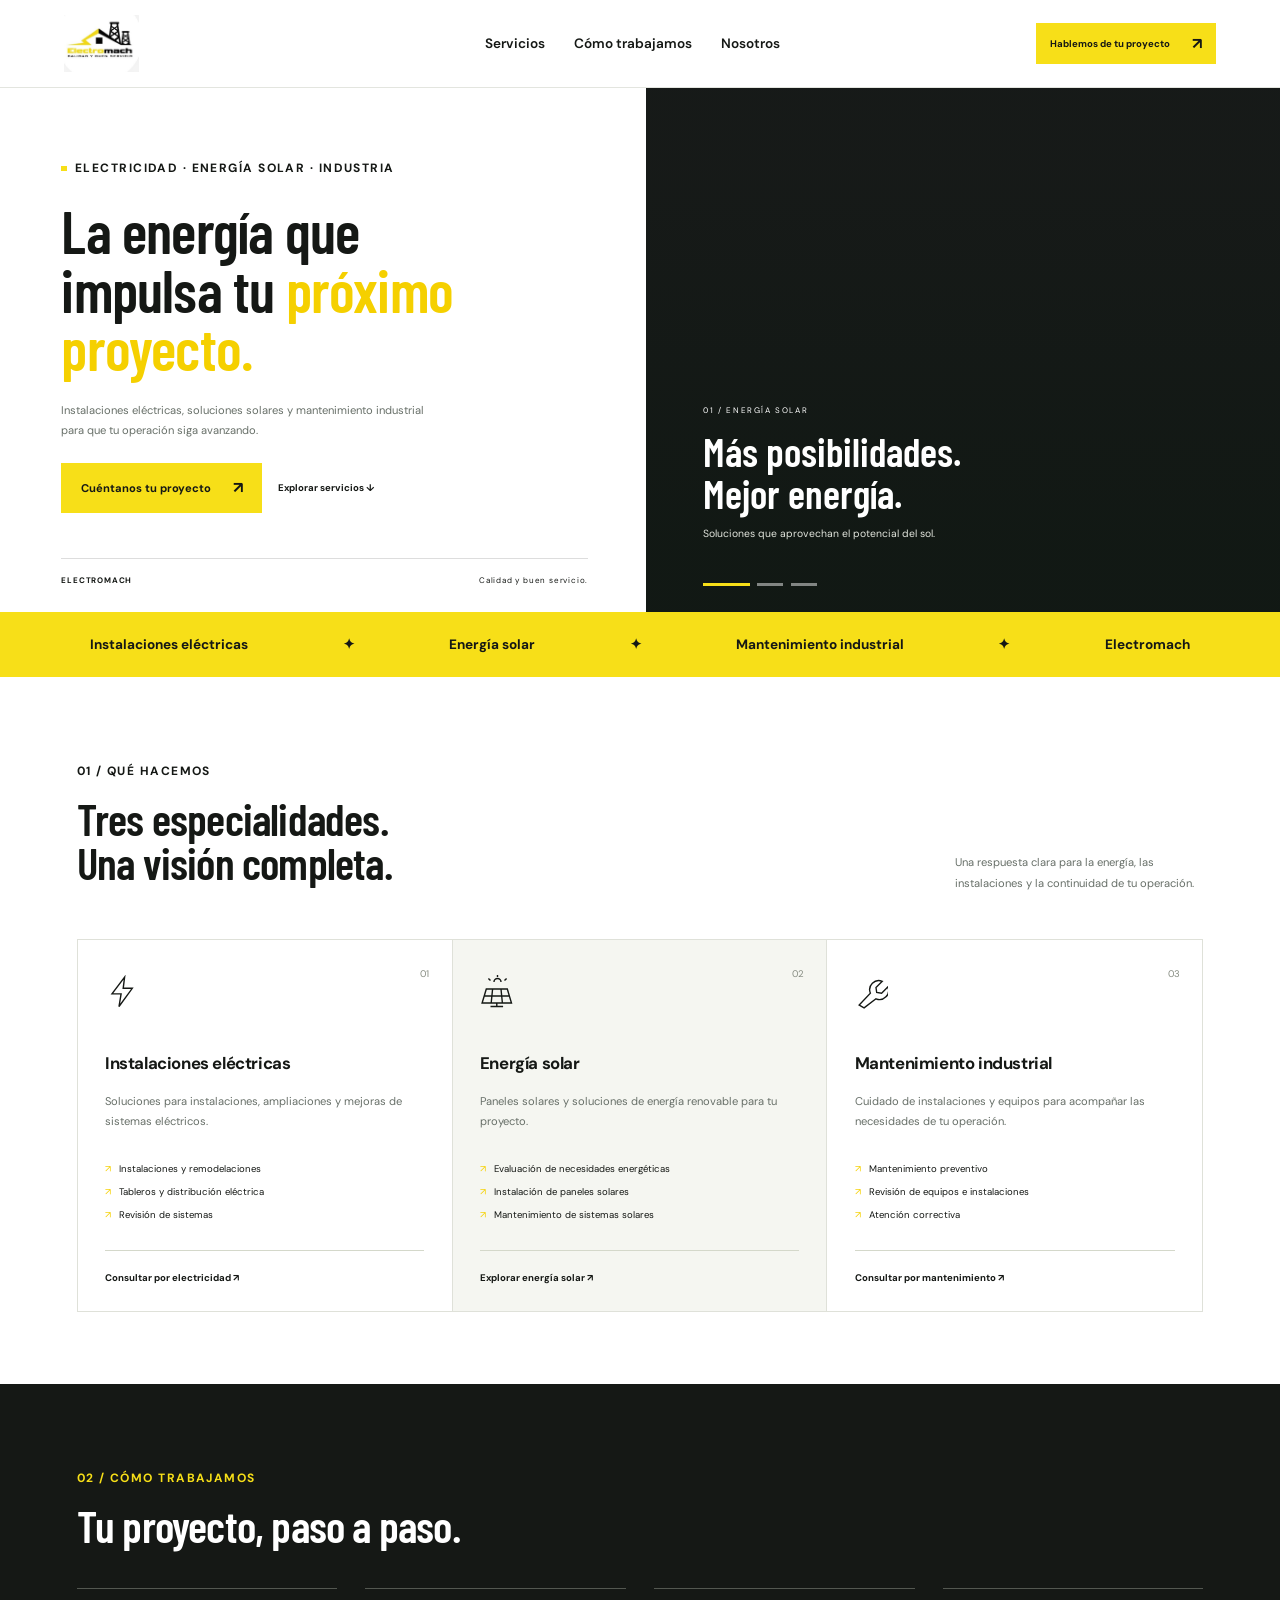
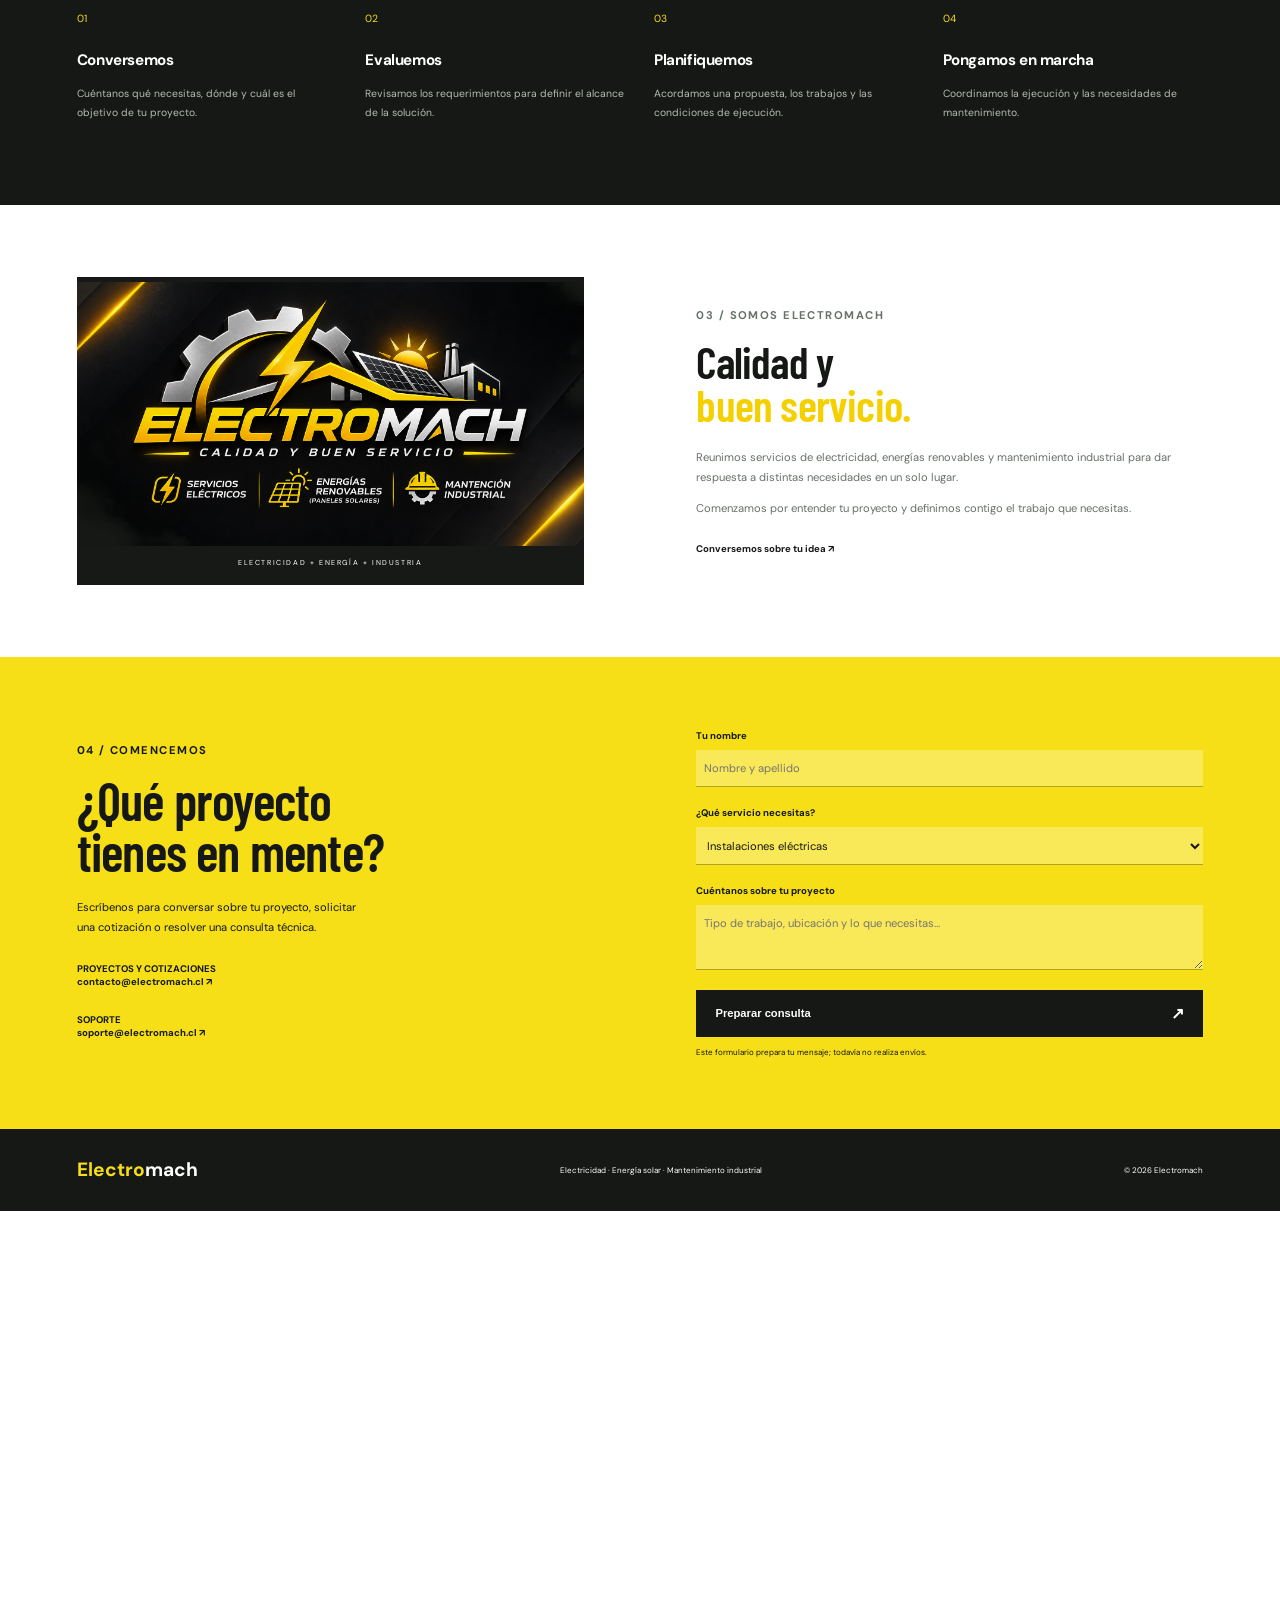
<file: index.html>
<!doctype html>
<html lang="es">
<head>
  <meta charset="utf-8">
  <meta name="viewport" content="width=device-width, initial-scale=1">
  <title>Electromach · Energía e industria</title>
  <meta name="description" content="Instalaciones eléctricas, energía solar y mantenimiento industrial para proyectos que necesitan avanzar.">
  <link rel="stylesheet" href="style.css">
  <style>body{zoom:0.8}</style>
</head>
<body>
  <header>
    <a class="brand" href="#inicio" aria-label="Electromach, inicio"><img src="logo.jpg" alt="Electromach — Calidad y buen servicio"></a>
    <nav aria-label="Principal"><a href="#servicios">Servicios</a><a href="#proceso">Cómo trabajamos</a><a href="#nosotros">Nosotros</a></nav>
    <a class="button small" href="#contacto">Hablemos de tu proyecto <span>↗</span></a>
  </header>
  <main>
    <section id="inicio" class="hero">
      <div class="hero-text">
        <p class="eyebrow"><i></i> ELECTRICIDAD · ENERGÍA SOLAR · INDUSTRIA</p>
        <h1>La energía que<br>impulsa tu <em>próximo<br>proyecto.</em></h1>
        <p class="intro">Instalaciones eléctricas, soluciones solares y mantenimiento industrial para que tu operación siga avanzando.</p>
        <div class="hero-actions"><a class="button" href="#contacto">Cuéntanos tu proyecto <span>↗</span></a><a class="text-link" href="#servicios">Explorar servicios ↓</a></div>
        <div class="hero-bottom"><span>ELECTROMACH</span><span>Calidad y buen servicio.</span></div>
      </div>
      <div class="hero-gallery" aria-label="Servicios de Electromach">
        <article class="hero-slide solar is-active" aria-hidden="false"><div class="slide-copy"><span>01 / ENERGÍA SOLAR</span><strong>Más posibilidades.<br>Mejor energía.</strong><p>Soluciones que aprovechan el potencial del sol.</p></div></article>
        <article class="hero-slide electrical" aria-hidden="true"><div class="slide-copy"><span>02 / INSTALACIONES ELÉCTRICAS</span><strong>Energía segura<br>para avanzar.</strong><p>Diseño, instalación y mejoras eléctricas.</p></div></article>
        <article class="hero-slide industrial" aria-hidden="true"><div class="slide-copy"><span>03 / MANTENIMIENTO INDUSTRIAL</span><strong>Tu operación,<br>siempre en marcha.</strong><p>Revisión, prevención y soporte para tus equipos.</p></div></article>
        <div class="gallery-controls" aria-label="Cambiar imagen destacada"><button class="is-active" type="button" aria-label="Ver energía solar" data-slide="0"></button><button type="button" aria-label="Ver instalaciones eléctricas" data-slide="1"></button><button type="button" aria-label="Ver mantenimiento industrial" data-slide="2"></button></div>
      </div>
    </section>
    <div class="service-band"><span>Instalaciones eléctricas</span><b>✦</b><span>Energía solar</span><b>✦</b><span>Mantenimiento industrial</span><b>✦</b><span>Electromach</span></div>
    <section id="servicios" class="section">
      <div class="section-head"><div><p class="eyebrow">01 / QUÉ HACEMOS</p><h2>Tres especialidades.<br>Una visión completa.</h2></div><p>Una respuesta clara para la energía, las instalaciones y la continuidad de tu operación.</p></div>
      <div class="services">
        <article><span class="number">01</span><svg viewBox="0 0 48 48" aria-hidden="true"><path d="M28 3 10 27h13l-3 18 19-26H26z"/></svg><h3>Instalaciones eléctricas</h3><p>Soluciones para instalaciones, ampliaciones y mejoras de sistemas eléctricos.</p><ul><li>Instalaciones y remodelaciones</li><li>Tableros y distribución eléctrica</li><li>Revisión de sistemas</li></ul><a href="#contacto" data-service="Instalaciones eléctricas">Consultar por electricidad ↗</a></article>
        <article class="featured"><span class="number">02</span><svg viewBox="0 0 48 48" aria-hidden="true"><path d="M9 20h30l6 20H3zM18 20l-2 20m14-20 2 20M6 30h36M24 40v5m-9 0h18M20 10a5 5 0 0 1 10 0M25 0v3m-13 2 3 3m23-3-3 3"/></svg><h3>Energía solar</h3><p>Paneles solares y soluciones de energía renovable para tu proyecto.</p><ul><li>Evaluación de necesidades energéticas</li><li>Instalación de paneles solares</li><li>Mantenimiento de sistemas solares</li></ul><a href="#contacto" data-service="Energía solar">Explorar energía solar ↗</a></article>
        <article><span class="number">03</span><svg viewBox="0 0 48 48" aria-hidden="true"><path d="m6 43 16-17a13 13 0 0 1 17-17l-9 9 1 7 7 1 9-9a13 13 0 0 1-17 17L13 47z"/></svg><h3>Mantenimiento industrial</h3><p>Cuidado de instalaciones y equipos para acompañar las necesidades de tu operación.</p><ul><li>Mantenimiento preventivo</li><li>Revisión de equipos e instalaciones</li><li>Atención correctiva</li></ul><a href="#contacto" data-service="Mantenimiento industrial">Consultar por mantenimiento ↗</a></article>
      </div>
    </section>
    <section id="proceso" class="process section"><p class="eyebrow">02 / CÓMO TRABAJAMOS</p><h2>Tu proyecto, paso a paso.</h2><div class="steps"><article><span>01</span><h3>Conversemos</h3><p>Cuéntanos qué necesitas, dónde y cuál es el objetivo de tu proyecto.</p></article><article><span>02</span><h3>Evaluemos</h3><p>Revisamos los requerimientos para definir el alcance de la solución.</p></article><article><span>03</span><h3>Planifiquemos</h3><p>Acordamos una propuesta, los trabajos y las condiciones de ejecución.</p></article><article><span>04</span><h3>Pongamos en marcha</h3><p>Coordinamos la ejecución y las necesidades de mantenimiento.</p></article></div></section>
    <section id="nosotros" class="about section"><div class="about-mark"><img src="brand-banner.png" alt="Electromach: servicios eléctricos, energías renovables y mantención industrial"><span>ELECTRICIDAD + ENERGÍA + INDUSTRIA</span></div><div><p class="eyebrow">03 / SOMOS ELECTROMACH</p><h2>Calidad y<br><em>buen servicio.</em></h2><p>Reunimos servicios de electricidad, energías renovables y mantenimiento industrial para dar respuesta a distintas necesidades en un solo lugar.</p><p>Comenzamos por entender tu proyecto y definimos contigo el trabajo que necesitas.</p><a class="text-link" href="#contacto">Conversemos sobre tu idea ↗</a></div></section>
    <section id="contacto" class="contact section"><div><p class="eyebrow">04 / COMENCEMOS</p><h2>¿Qué proyecto<br>tienes en mente?</h2><p>Escríbenos para conversar sobre tu proyecto, solicitar una cotización o resolver una consulta técnica.</p><a class="text-link" href="mailto:contacto@electromach.cl">PROYECTOS Y COTIZACIONES<br>contacto@electromach.cl ↗</a><br><a class="text-link" href="mailto:soporte@electromach.cl">SOPORTE<br>soporte@electromach.cl ↗</a></div><form id="brief"><label for="name">Tu nombre</label><input id="name" name="name" autocomplete="name" placeholder="Nombre y apellido" required><label for="service">¿Qué servicio necesitas?</label><select id="service" name="service"><option>Instalaciones eléctricas</option><option>Energía solar</option><option>Mantenimiento industrial</option><option>Varios servicios</option></select><label for="message">Cuéntanos sobre tu proyecto</label><textarea id="message" name="message" rows="3" placeholder="Tipo de trabajo, ubicación y lo que necesitas…" required></textarea><button class="button" type="submit">Preparar consulta <span>↗</span></button><small>Este formulario prepara tu mensaje; todavía no realiza envíos.</small><div id="result" hidden aria-live="polite"><strong>Tu consulta está lista</strong><p id="summary"></p><button type="button" id="download">Descargar consulta ↓</button></div></form></section>
  </main>
  <footer><a href="#inicio">Electro<span>mach</span></a><p>Electricidad · Energía solar · Mantenimiento industrial</p><span>© <span id="year"></span> Electromach</span></footer>
  <script src="script.js"></script>
</body>
</html>
</file>
<file: style.css>
@import url('https://fonts.googleapis.com/css2?family=Barlow+Condensed:wght@500;600;700&family=DM+Sans:wght@400;500;600;700&display=swap');
:root{--yellow:#f7df18;--ink:#151815;--muted:#687069;--paper:#f5f6f1}*{box-sizing:border-box}html{scroll-behavior:smooth;scroll-padding-top:90px}body{margin:0;color:var(--ink);background:#fff;font-family:'DM Sans',Arial,sans-serif}a{color:inherit;text-decoration:none}header{height:92px;display:flex;align-items:center;justify-content:space-between;padding:0 5%;border-bottom:1px solid #e3e5df;background:#fff;gap:24px;position:sticky;top:0;z-index:20}.brand{height:82px;width:205px;display:flex;align-items:center}.brand img{width:182px;max-height:75px;object-fit:contain}nav{display:flex;gap:30px;font-size:13px;font-weight:600}.button{display:inline-flex;align-items:center;justify-content:space-between;gap:28px;background:var(--yellow);color:var(--ink);padding:18px 24px;font-size:14px;font-weight:700;border:0;cursor:pointer;transition:transform .2s,background .2s}.button:hover{background:#e8cf08;transform:translateY(-2px)}.button span{font-size:20px}.small{padding:12px 17px;font-size:12px}.hero{display:grid;grid-template-columns:1.02fr 1fr;min-height:655px}.hero-text{padding:72px 9% 25px 9.5%;position:relative;z-index:1}.eyebrow{font-size:10px;font-weight:700;letter-spacing:1.8px;line-height:1.8;display:flex;align-items:center;gap:10px}.eyebrow i{width:7px;height:7px;background:var(--yellow);display:inline-block}h1,h2{font-family:'Barlow Condensed','Arial Narrow',sans-serif;letter-spacing:-1px;font-weight:600;line-height:.98}h1{font-size:clamp(56px,5.8vw,88px);margin:29px 0}em{font-style:normal;color:#f5d000}.intro{max-width:455px;color:var(--muted);line-height:1.8;font-size:14px;margin:0 0 28px}.hero-actions{display:flex;align-items:center;gap:20px}.text-link{font-size:12px;font-weight:700;display:inline-block;padding:16px 0}.hero-bottom{display:flex;justify-content:space-between;margin-top:57px;padding-top:20px;border-top:1px solid #ddd;font-size:10px;letter-spacing:1px}.hero-bottom span:first-child{font-weight:700}.hero-gallery{min-height:600px;position:relative;overflow:hidden;background:#171a18}.hero-slide{position:absolute;inset:0;background-position:center;background-size:cover;opacity:0;transform:scale(1.04);transition:opacity .8s ease,transform 5.5s ease;pointer-events:none}.hero-slide.is-active{opacity:1;transform:scale(1);pointer-events:auto}.hero-slide:after{content:"";position:absolute;inset:0;background:linear-gradient(180deg,#07141f09 15%,#101813c9 88%)}.solar{background-image:url('https://images.unsplash.com/photo-1509391366360-2e959784a276?auto=format&fit=crop&w=1600&q=85')}.electrical{background-image:linear-gradient(120deg,#111b1bdd,#111b1b55),url('https://images.unsplash.com/photo-1621905251189-08b45d6a269e?auto=format&fit=crop&w=1600&q=85')}.industrial{background-image:linear-gradient(120deg,#101412a0,#10141235),url('brand-banner.png');background-size:cover;background-position:center}.slide-copy{position:absolute;z-index:1;left:9%;bottom:87px;color:#fff;max-width:440px}.slide-copy span{font-size:10px;letter-spacing:2px}.slide-copy strong{display:block;font-family:'Barlow Condensed',sans-serif;font-weight:600;font-size:50px;line-height:1.03;margin-top:18px}.slide-copy p{font-size:13px;line-height:1.6;margin:15px 0 0;color:#e1e4dc}.gallery-controls{position:absolute;z-index:2;left:9%;bottom:32px;display:flex;gap:9px}.gallery-controls button{height:4px;width:33px;border:0;background:#ffffff78;padding:0;cursor:pointer;transition:width .25s,background .25s}.gallery-controls button.is-active{background:var(--yellow);width:58px}.service-band{background:var(--yellow);display:flex;justify-content:space-around;align-items:center;padding:23px 4%;gap:20px;font-size:12px;font-weight:700}.service-band b{font-size:18px}.section{padding:90px 6%}.section-head{display:flex;justify-content:space-between;gap:40px;align-items:end;margin-bottom:44px}h2{font-size:56px;margin:18px 0 24px}.section-head>p{max-width:310px;font-size:14px;line-height:1.8;color:var(--muted)}.services{display:grid;grid-template-columns:repeat(3,1fr);border:1px solid #dfe1d9}.services article{position:relative;padding:34px;border-right:1px solid #dfe1d9;transition:background .25s}.services article:hover{background:#f4f5ef}.services article:last-child{border:0}.number{position:absolute;right:28px;color:#858b80;font-size:12px}.services svg{width:42px;height:42px;fill:none;stroke:currentColor;stroke-width:2;margin:10px 0 28px}h3{font-size:21px;letter-spacing:-.5px}.services p,.steps p,.about p{font-size:14px;line-height:1.8;color:var(--muted)}.services ul{list-style:none;padding:18px 0;font-size:12px;line-height:2.4}.services li:before{content:'↗';margin-right:10px;color:#f5d000}.services a{display:block;border-top:1px solid #d4d8ca;padding-top:25px;font-size:12px;font-weight:700}.featured{background:var(--paper)}.process{background:var(--ink);color:#fff}.process .eyebrow{color:var(--yellow)}.steps{display:grid;grid-template-columns:repeat(4,1fr);gap:35px;margin-top:50px}.steps article{border-top:1px solid #535750;padding-top:25px}.steps span{color:var(--yellow);font-size:13px}.steps h3{font-size:19px;margin-top:30px}.steps p{color:#b4bbb1;font-size:13px}.about{display:grid;grid-template-columns:1fr 1fr;gap:10%;align-items:center}.about-mark{background:#161916;min-height:385px;display:flex;align-items:center;justify-content:center;flex-direction:column;overflow:hidden}.about-mark img{width:100%;height:330px;object-fit:cover}.about-mark span{color:#fff;font-size:9px;letter-spacing:2px;margin:15px}.about .text-link{margin-left:0}.contact{background:var(--yellow);display:grid;grid-template-columns:1fr 1fr;gap:10%}.contact h2{font-size:66px}.contact p{font-size:14px;line-height:1.8;max-width:360px}.contact-note{font-size:11px!important;opacity:.65;margin-top:35px}form{display:flex;flex-direction:column}label{font-size:12px;font-weight:700;margin:0 0 10px}input,textarea,select{font:inherit;font-size:14px;border:0;border-bottom:1px solid #afa61e;border-radius:0;padding:14px 10px;background:#ffffff45;margin-bottom:24px;width:100%;color:var(--ink)}textarea{resize:vertical}form .button{background:var(--ink);color:#fff}small{font-size:10px;margin-top:12px}#result{padding:22px;margin-top:20px;background:#ffffff9c}#summary{white-space:pre-wrap}#download{padding:10px;border:1px solid var(--ink);background:transparent;cursor:pointer}footer{padding:35px 6%;display:flex;justify-content:space-between;align-items:center;gap:20px;background:var(--ink);color:#fff;font-size:10px}footer>a{font-weight:700;font-size:24px;color:var(--yellow)}footer>a span{color:#fff}a:focus-visible,button:focus-visible,input:focus-visible,textarea:focus-visible,select:focus-visible{outline:3px solid #607a98;outline-offset:5px}@media(max-width:900px){header{height:85px}.brand{width:155px}.brand img{width:150px}nav{gap:16px;font-size:11px}.small{font-size:10px;padding:10px}.hero-text{padding:46px 7%}h1{font-size:60px}.services article{padding:25px 20px}.services h3{font-size:18px}.section{padding:65px 5%}.contact{gap:7%}}@media(max-width:650px){header{padding:0 5%;gap:10px}nav{display:none}.small{gap:12px;max-width:160px}.hero{grid-template-columns:1fr}.hero-text{padding:40px 6% 28px}h1{font-size:62px}.hero-bottom{margin-top:35px}.hero-gallery{min-height:420px}.slide-copy{left:8%;bottom:72px}.slide-copy strong{font-size:42px}.gallery-controls{left:8%;bottom:28px}.service-band{flex-wrap:wrap;padding:20px;font-size:10px;gap:12px}.service-band span:last-child,.service-band b:last-of-type{display:none}.section-head{display:block}.section-head>p{max-width:none}h2{font-size:46px}.services{grid-template-columns:1fr}.services article{padding:30px;border-right:0;border-bottom:1px solid #dfe1d9}.services svg{margin-bottom:10px}.steps{grid-template-columns:1fr 1fr;gap:25px}.about,.contact{grid-template-columns:1fr;gap:40px}.about-mark{min-height:280px}.contact h2{font-size:54px}footer{flex-direction:column;align-items:flex-start;gap:10px}}@media(prefers-reduced-motion:reduce){html{scroll-behavior:auto}.hero-slide{transition:none}}
body{zoom:0.8}em{color:#f5d000!important}.services li:before{color:#f5d000!important}
header{height:110px;padding-top:10px;padding-bottom:10px}.brand{height:90px}.brand img{height:72px;width:auto;object-fit:contain}nav{font-size:17px;font-weight:600;gap:36px}.eyebrow{font-size:15px;font-weight:700}.service-band{font-size:17px;font-weight:700;padding:30px 4%}.service-band b{font-size:17px}
</file>
